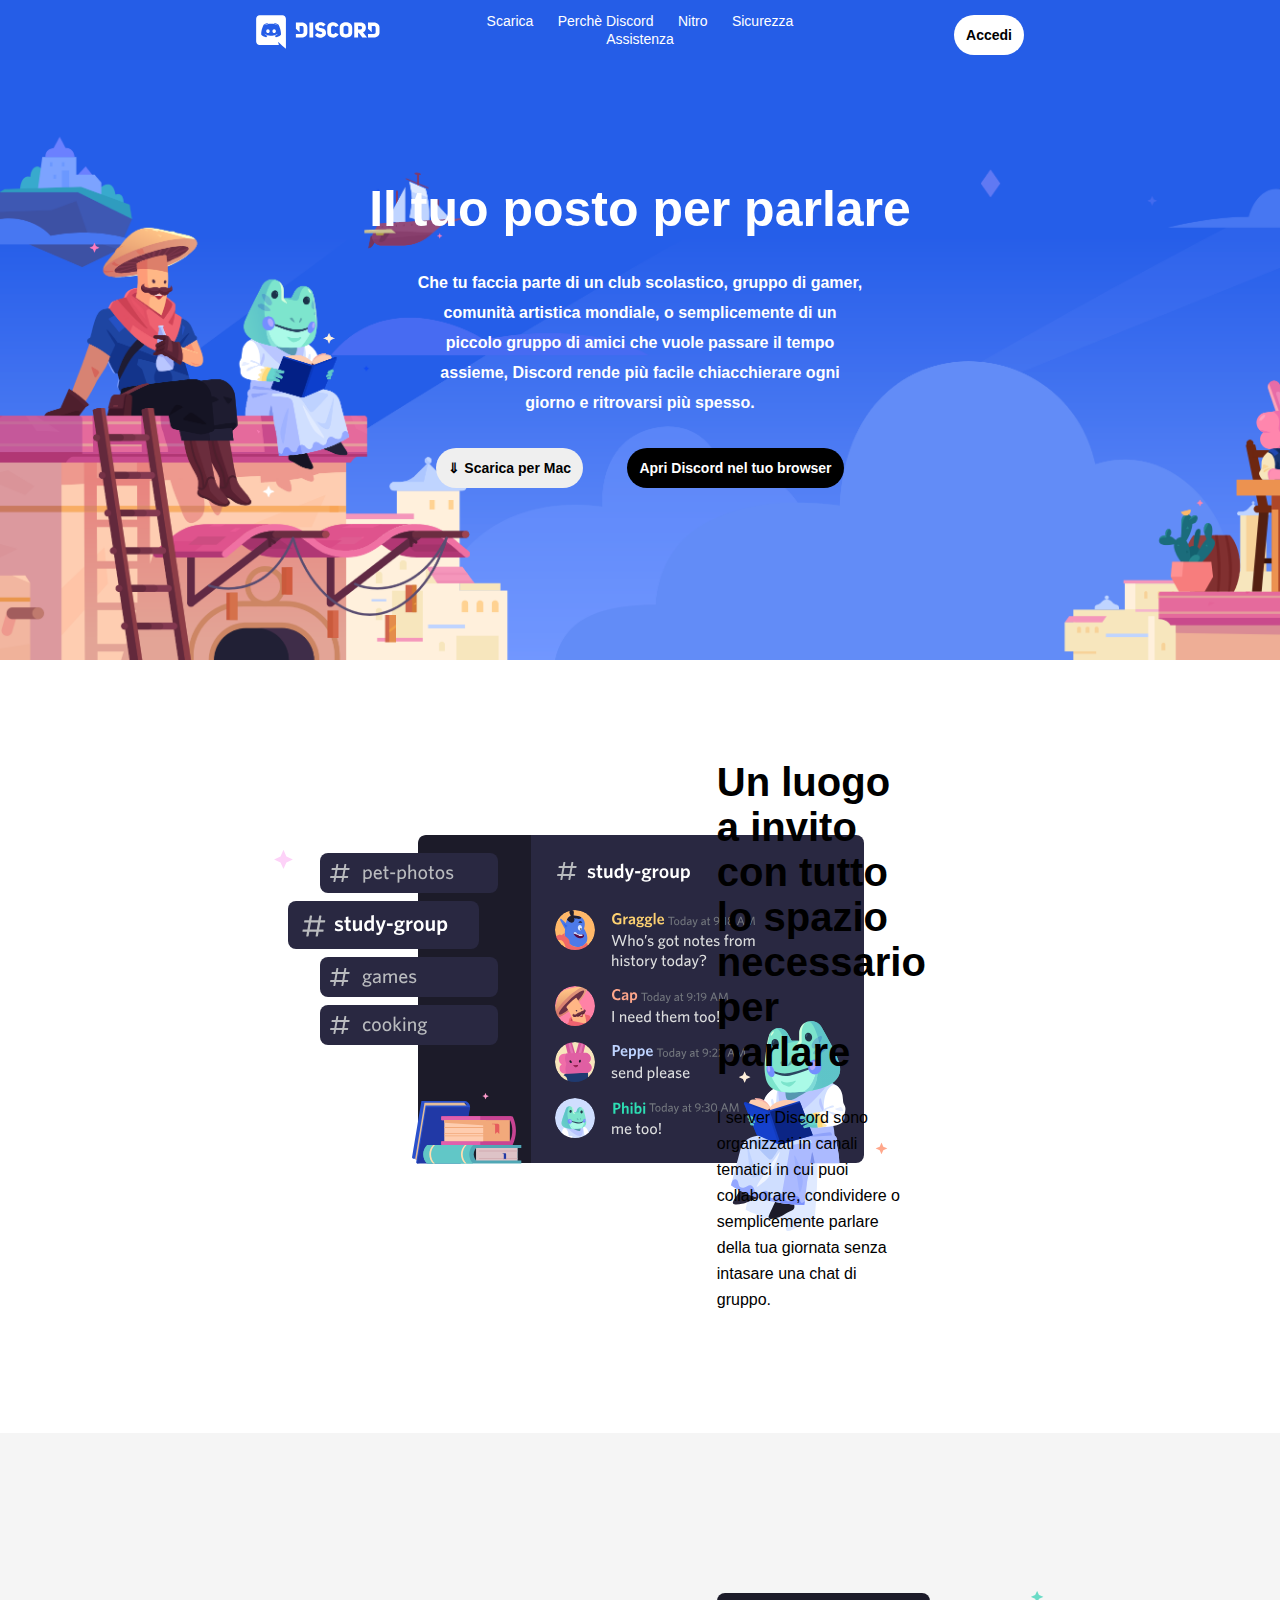
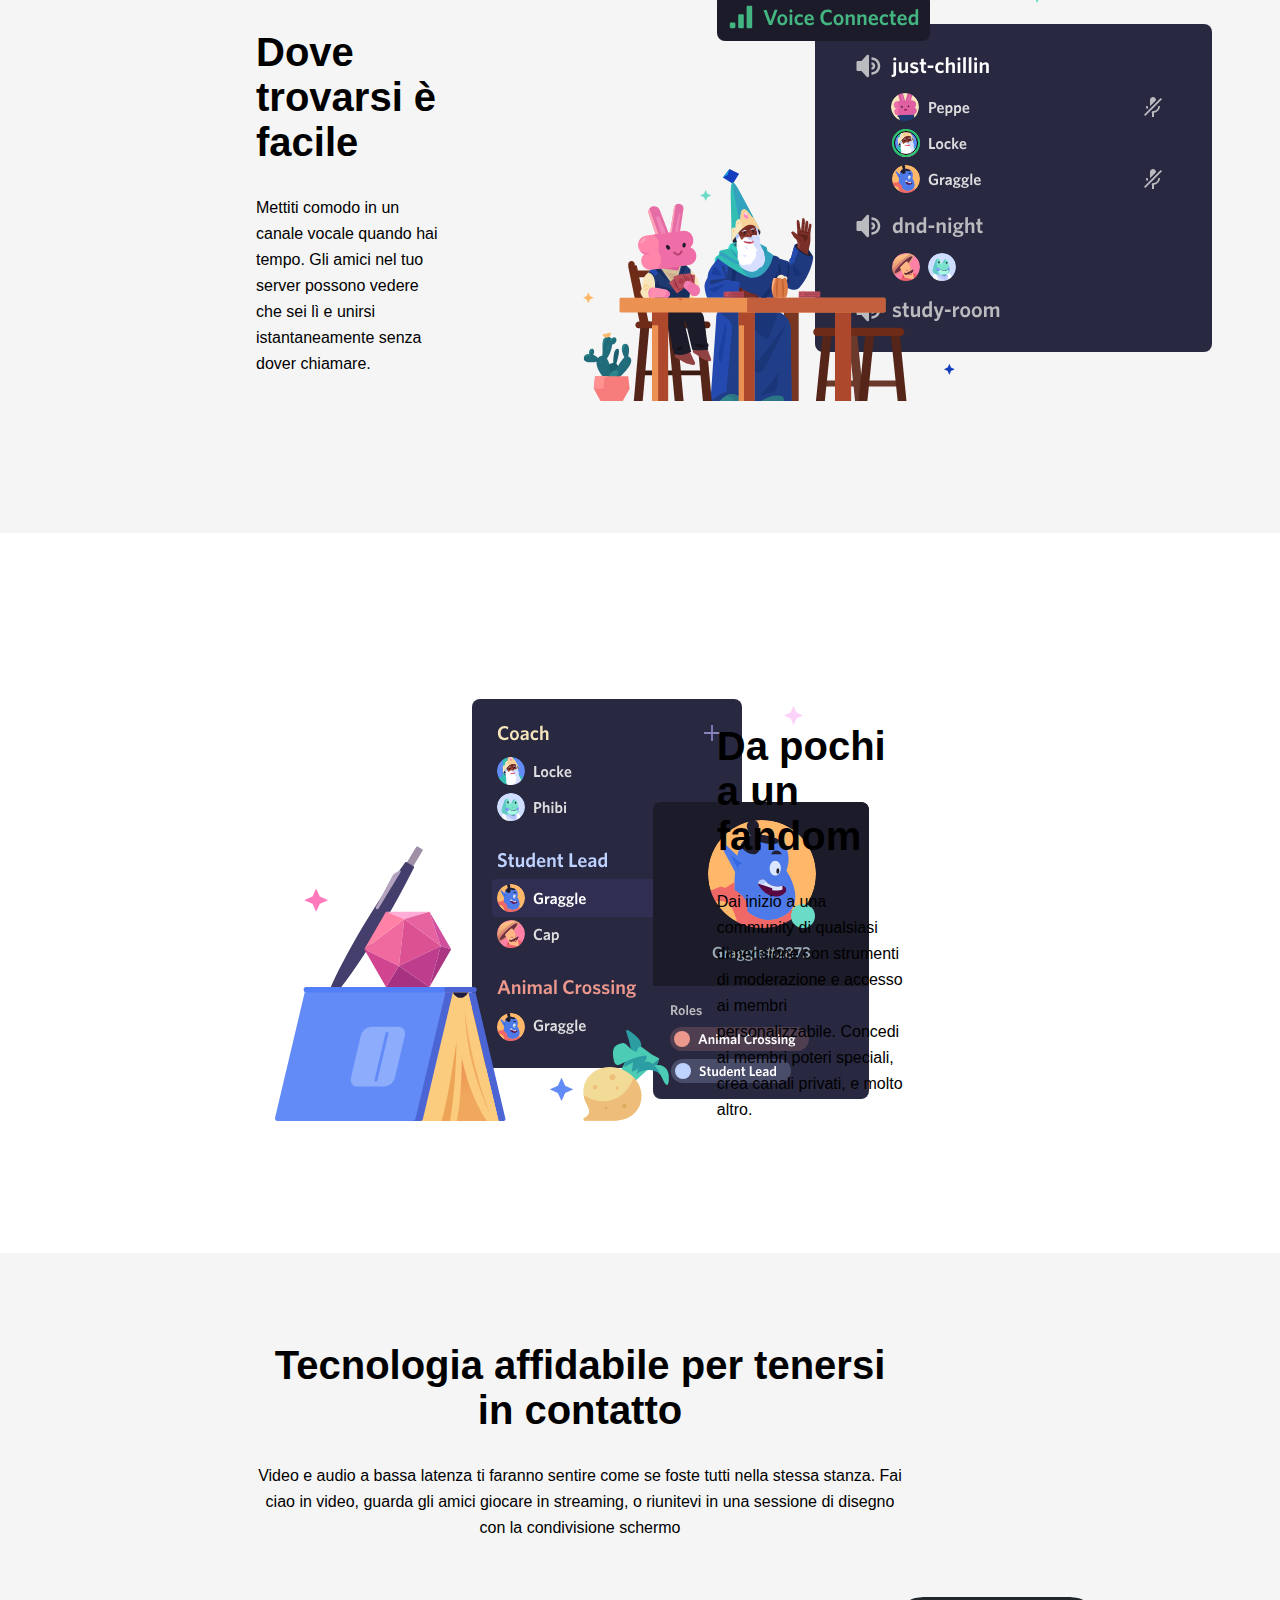
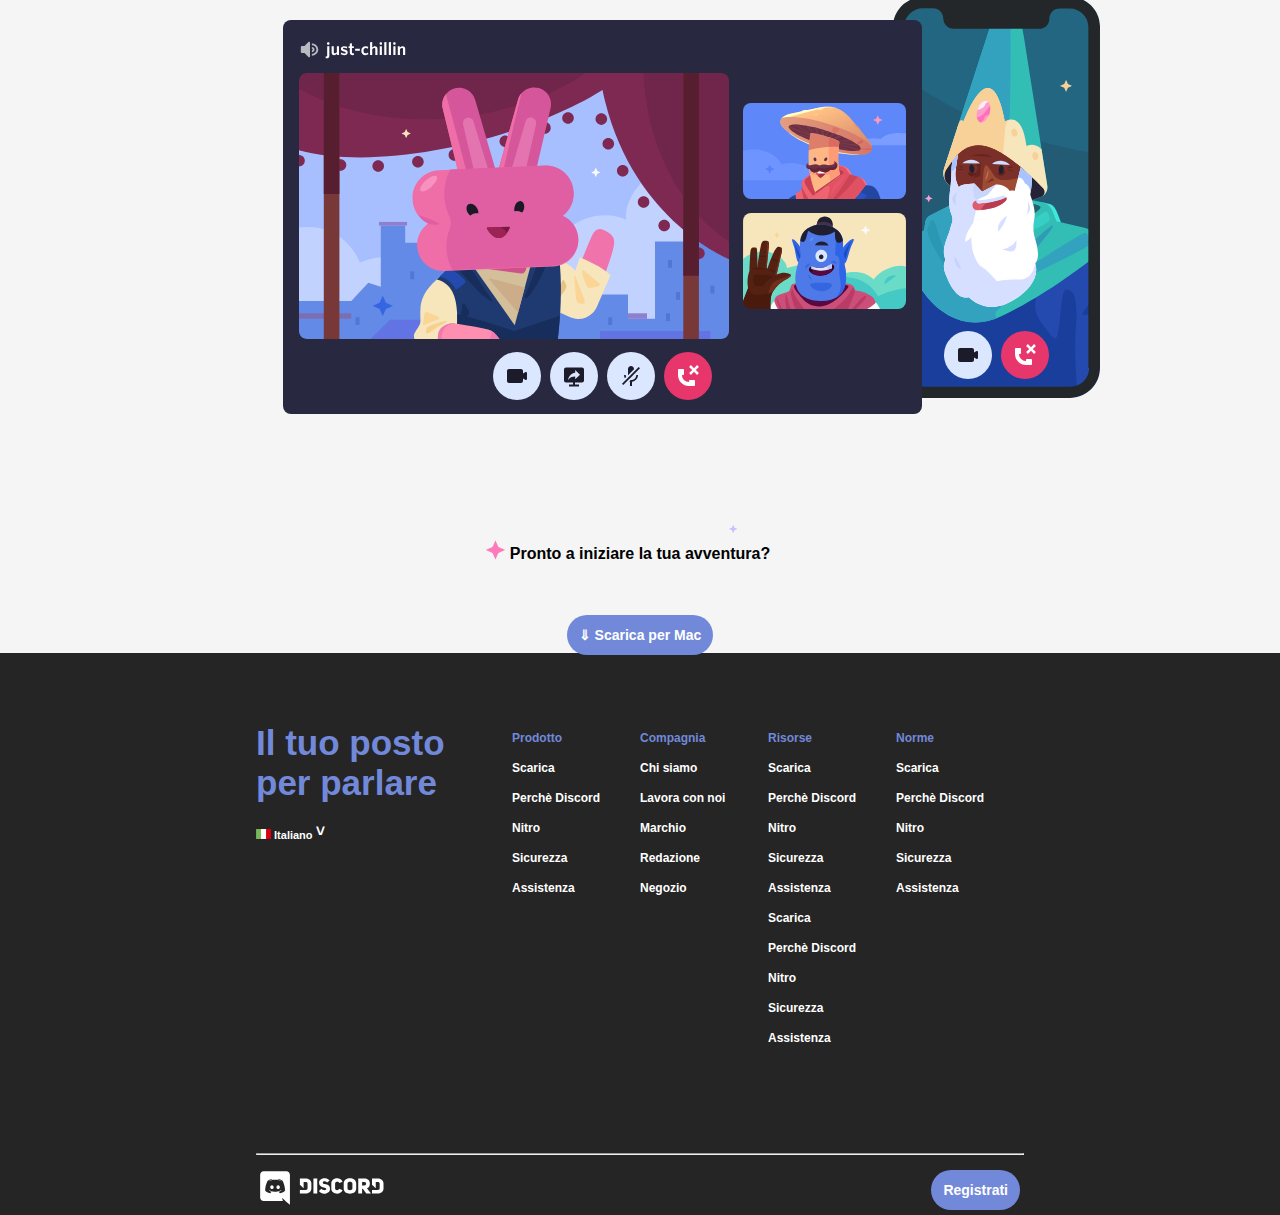
<file: index.html>
<!DOCTYPE html>
<html lang="en">
<head>
    <meta charset="UTF-8">
    <meta http-equiv="X-UA-Compatible" content="IE=edge">
    <meta name="viewport" content="width=device-width, initial-scale=1.0">
    <link rel="stylesheet" href="css/style.css">
    <link rel="preconnect" href="https://fonts.googleapis.com">
    <link rel="stylesheet" href="https://cdnjs.cloudflare.com/ajax/libs/font-awesome/6.2.1/css/all.min.css" integrity="sha512-MV7K8+y+gLIBoVD59lQIYicR65iaqukzvf/nwasF0nqhPay5w/9lJmVM2hMDcnK1OnMGCdVK+iQrJ7lzPJQd1w==" crossorigin="anonymous" referrerpolicy="no-referrer" />
    <title>Discord</title>
</head>
<body>
    <!-- link, logo e accesso-->
    <header class="container top">
        <nav class="container links">
            <div class="logo">
                <img src="img/logo.svg" alt="logo discord">
            </div>
            <div class="link">
                <ul class="navigatore">
                    <li>Scarica</li>
                    <li>Perchè Discord</li>
                    <li>Nitro</li>
                    <li>Sicurezza</li>
                    <li>Assistenza</li>
                </ul>
            </div>
            <div class="login">
                <button class="pulsanti" href="#">Accedi</button>
            </div>
        </nav>
    </header>
    <!--bottoni di scaricamento e descrizione-->
    <header class="header_bottom">
        <div class="container">
            <div class="descrizione">
                <h1>Il tuo posto per parlare</h1>
                <p>Che tu faccia parte di un club scolastico, gruppo di gamer, comunità artistica mondiale, o semplicemente di un piccolo gruppo di amici che vuole passare il tempo assieme, Discord rende più facile chiacchierare ogni giorno e ritrovarsi più spesso.</p>
                <button class="pulsanti download mac"> Scarica per Mac</button>
                <button class="pulsanti download"> Apri Discord nel tuo browser</button>
            </div>
        </div>
        
    </header>
    <!-- descrizione dei contenuti e degli strumenti -->
    <main>
        <section class="primo">
            <div class="container strumenti">
                <div class="immagine">
                    <img src="img/item1.svg" alt="gruppo di studio">
                </div>
                <div class="testo">
                    <h2 class="titoli">Un luogo a invito con tutto lo spazio necessario per parlare</h2>
                    <p class="words">I server Discord sono organizzati in canali tematici in cui puoi collaborare, condividere o semplicemente parlare della tua giornata senza intasare una chat di gruppo.</p>
                </div>
            </div>


        </section>

        <section class="secondo">
            <div class="container strumenti2">
                <div class="immagine">
                    <img src="img/item2.svg" alt="canale vocale">
                </div>
                <div class="testo">
                    <h2 class="titoli">Dove trovarsi è facile</h2>
                    <p class="words">Mettiti comodo in un canale vocale quando hai tempo. Gli amici nel tuo server possono vedere che sei lì e unirsi istantaneamente senza dover chiamare.</p>
                </div>
            </div>
        </section>
        
        <section class="primo">
            <div class="container strumenti">
                <div class="immagine">
                    <img src="img/item3.svg" alt="community">
                </div>
                <div class="testo">
                    <h2 class="titoli">Da pochi a un fandom</h2>
                    <p class="words">Dai inizio a una community di qualsiasi dimensione con strumenti di moderazione e accesso ai membri personalizzabile. Concedi ai membri poteri speciali, crea canali privati, e molto altro.</p>
                </div>
            </div>
        </section> 
        
        <section class="terzo">
            <div class="quadrato">
                <h2 class="titoli">Tecnologia affidabile per tenersi in contatto</h2>
                <p class="words">Video e audio a bassa latenza ti faranno sentire come se foste tutti nella stessa stanza. Fai ciao in video, guarda gli amici giocare in streaming, o riunitevi in una sessione di disegno con la condivisione schermo</p>
                <img src="img/item4-big.svg" alt="schermi">
                <h4>Pronto a iniziare la tua avventura?</h4>
                <button class="pulsanti download mac"> Scarica per Mac</button>

            </div>

        </section>

    </main>
    <!--link utili alle pagine discord-->
    <footer class="container footer_up">
        <div class="container footer_top">
            <div class="alfa">
                <ul class="lista">
                    <li class="intestazione"><h2>Il tuo posto per parlare</h2></li>
                    <li class="lingua"><img id="bandiera" src="img/Italia-raso-copia.jpg" alt="bandiera"> Italiano </li>
                    <li class="icone">
                        <i class="fa-brands fa-twitter"></i>
                        <i class="fa-brands fa-instagram"></i>
                        <i class="fa-brands fa-square-facebook"></i>
                        <i class="fa-brands fa-youtube"></i>
                    </li>
                </ul>
            </div>
            <div class="beta">
                <ul class="liste">
                    <li class="intestazione">Prodotto</li>
                    <li class="testuale">Scarica</li>
                    <li class="testuale">Perchè Discord</li>
                    <li class="testuale">Nitro</li>
                    <li class="testuale">Sicurezza</li>
                    <li class="testuale">Assistenza</li>
                </ul>
            </div>
            <div class="beta">
                <ul class="liste">
                    <li class="intestazione">Compagnia</li>
                    <li class="testuale">Chi siamo</li>
                    <li class="testuale">Lavora con noi</li>
                    <li class="testuale">Marchio</li>
                    <li class="testuale">Redazione</li>
                    <li class="testuale">Negozio</li>
                </ul>
            </div>
            <div class="beta">
                <ul class="liste">
                    <li class="intestazione">Risorse</li>
                    <li class="testuale">Scarica</li>
                    <li class="testuale">Perchè Discord</li>
                    <li class="testuale">Nitro</li>
                    <li class="testuale">Sicurezza</li>
                    <li class="testuale">Assistenza</li>
                    <li class="testuale">Scarica</li>
                    <li class="testuale">Perchè Discord</li>
                    <li class="testuale">Nitro</li>
                    <li class="testuale">Sicurezza</li>
                    <li class="testuale">Assistenza</li>
                </ul>
            </div>
            <div class="beta">
                <ul class="liste">
                    <li class="intestazione">Norme</li>
                    <li class="testuale">Scarica</li>
                    <li class="testuale">Perchè Discord</li>
                    <li class="testuale">Nitro</li>
                    <li class="testuale">Sicurezza</li>
                    <li class="testuale">Assistenza</li>
                </ul>
            </div>
        </div>

    </footer>
    <div id="hardrule">
        <hr>
    </div>
    <footer class="container footer_bottom">
        <div class="container footer_down">
            <div class="logo1">
                <img src="img/logo.svg" alt="logo">
            </div>
            <div class="bottone">
                <button class="pulsanti download">Registrati</button>
            </div>
        </div>
    </footer>
</body>
</html>
</file>
<file: css/style.css>
* {
    margin: 0;
    padding: 0;
    box-sizing: border-box;
}

body {
    font-family: 'Poppins', sans-serif;
}
/*inizio regole debug*/
.bordi {
    border: dashed 2px black;
}

.top {
    background-color: cyan;
}

/*.bottom {
    background-color: blue;
}*/

/*.descrizione {
    background-color: rgb(248, 130, 232);
}*/

/*.immagine {
    background-color: rgb(40, 123, 247);
}

.testo {
    background-color: pink;
}*/

/*.quadrato {
    background-color: green;
}*/

/*.alfa {
    background-color: rgb(238, 132, 150);
}*/

/*.beta {
    background-color: rgb(17, 192, 177);
}*/

/*.footer_down {
    background-color: aquamarine;
}*/

/*.logo1, .bottone {
    background-color: rgb(253, 170, 205);
}*/
/*fine regole debug*/

.container {
    display: flex;
}


.top {
    background-color: rgb(37, 93, 231);
    min-height: 60px;
    justify-content: center ;
    align-items: center;
}


.links{
    width: 60%;
    justify-content: space-between;
    height: 30px;
    align-content: center;
    align-items: stretch;
}

.logo, .login {
    width: calc(100% / 4)
}

.login {
    text-align: right;
}

.pulsanti { 
    border-radius: 20px;
    padding: 5px;
    border-style: none;
    font-size: 14px;
    font-weight: 600;
    padding: 12px
}

.login .pulsanti {
    background-color: white;
    color: black;
}

.link {
    width: calc(100% / 2);
    text-align: center;
    align-self: center;
}
.link ul {
    list-style: none;
    color: white;
}
 .navigatore li {
    display: inline;
    padding: 10px;
    font-size: 14px;
 }

.header_bottom {
    min-height: 600px;
    background-image: url('../img/jumbo.png');
    background-size: cover;
    color: white;
}

.descrizione {
    width: 50%;
    min-height: 300px;
    text-align: center;
    margin: auto;
    margin-top: 100px;
}

.descrizione h1 {
    margin: 20px auto;
    font-size: 50px;
}

.descrizione p {
    margin: 30px auto 10px auto ;
    text-align: center;
    width: 70%;
    font-size: 16px;
    font-weight: 600;
    line-height: 30px;
}

.mac::before {
    content: '\21D3';
}

.descrizione .pulsanti {
    margin: 20px 20px;
}

.descrizione .pulsanti:last-child {
    background-color: black;
    color: white;
}

.primo {
    min-height: 500 px;
    background-color: white;
    margin-bottom: 100px;
}

.titoli {
    padding-top: 40px;
    font-size: 40px;
    padding-right: 120px;
    margin-bottom: 30px;
}

.words {
    font-size:  16px;
    font-weight: 500;
    padding-right: 120px;
    line-height: 26px;
}

.testo h2 {
    text-align: left;
}

.testo p {
    text-align: left;
}

.secondo {
    min-height: 700 px;
    background-color: rgb(245, 245, 245);
    margin;
}

.terzo {
    min-height: 1000px;
    background-color: rgb(245, 245, 245);
    padding-top: 50px;
}

.strumenti {
    width: 60%;
    margin: 60px auto;
    min-height: 500px;
    justify-content: center;
    align-items: center;
}

.strumenti2 {
    width: 60%;
    margin: 120px auto;
    min-height: 700px;
    justify-content: center;
    align-items: center;
    flex-direction: row-reverse;
}

.immagine {
    width: 60%;
    /*height: 350px;*/
}

.testo {
    width: 40%;
    /*height: 350px;*/
}

.quadrato {
    width: 60%;
    height: 700px;
    text-align: center;
    margin: auto;
}

.quadrato h4 {
    width: 40%;
    height: 40px;
    margin: 50px auto;
    text-align: center;
    background-image: url('../img/stars.svg');
    background-size: cover;
    padding-top: 20px;
}

.quadrato button {
    background-color: rgb(114, 137, 218);
    color: white;
    margin-bottom: 30px;
}

.footer_up {
    background-color: rgb(37, 37, 37);
    min-height: 500px;
    justify-content: center;
    padding-top: 20px;
}

.footer_top{
    width: 60%;
    align-content: center;
    padding-top: 50px;
}

.liste, .lista {
    list-style: none;
}

.intestazione {
    color: rgb(114, 137, 218);
}

.lista h2 {
    font-size: 35px;
    text-align: left;
    padding-right: 40px;
    margin-bottom: 20px;
}

.icone i {
    color: white;
    width: 35px;
    height: 35px;
    margin-top: 20px;
}

.lingua {
    font-size: 11px;
    font-weight: 600;
    color: white;
}

.lingua::after {
    content: '\02C5';
    font-size: 16px;
    vertical-align: bottom;
}

.testuale {
    color: white;
}

#bandiera {
    width: 15px;
    height: 10px;
}

.liste {
    font-size: 12px;
    font-weight: 600;
    line-height: 30px;
}

.alfa {
    width: calc(100% / 3);
    height: 400px;
}

.beta {
    width: calc(100% / 6);
    height: 400px;
}

hr {
    width: 60%;
    margin: auto;
    color: lightgrey;
}

#hardrule {
    background-color:rgb(37, 37, 37) ;
}

.footer_bottom {
    background-color: rgb(37, 37, 37);
    height: 60px;
    justify-content: center;
    align-items: flex-end;
    margin-top: ;
}

.footer_down {
    height: 50px;
    width: 60%;
    justify-content: space-between;
    align-items: center;
}

.logo1, .bottone {
    min-height: 20px;
    display:inline-block;
    padding: 4px;

}

.bottone button {
    background-color: rgb(114, 137, 218);
    color: white;
}
</file>
